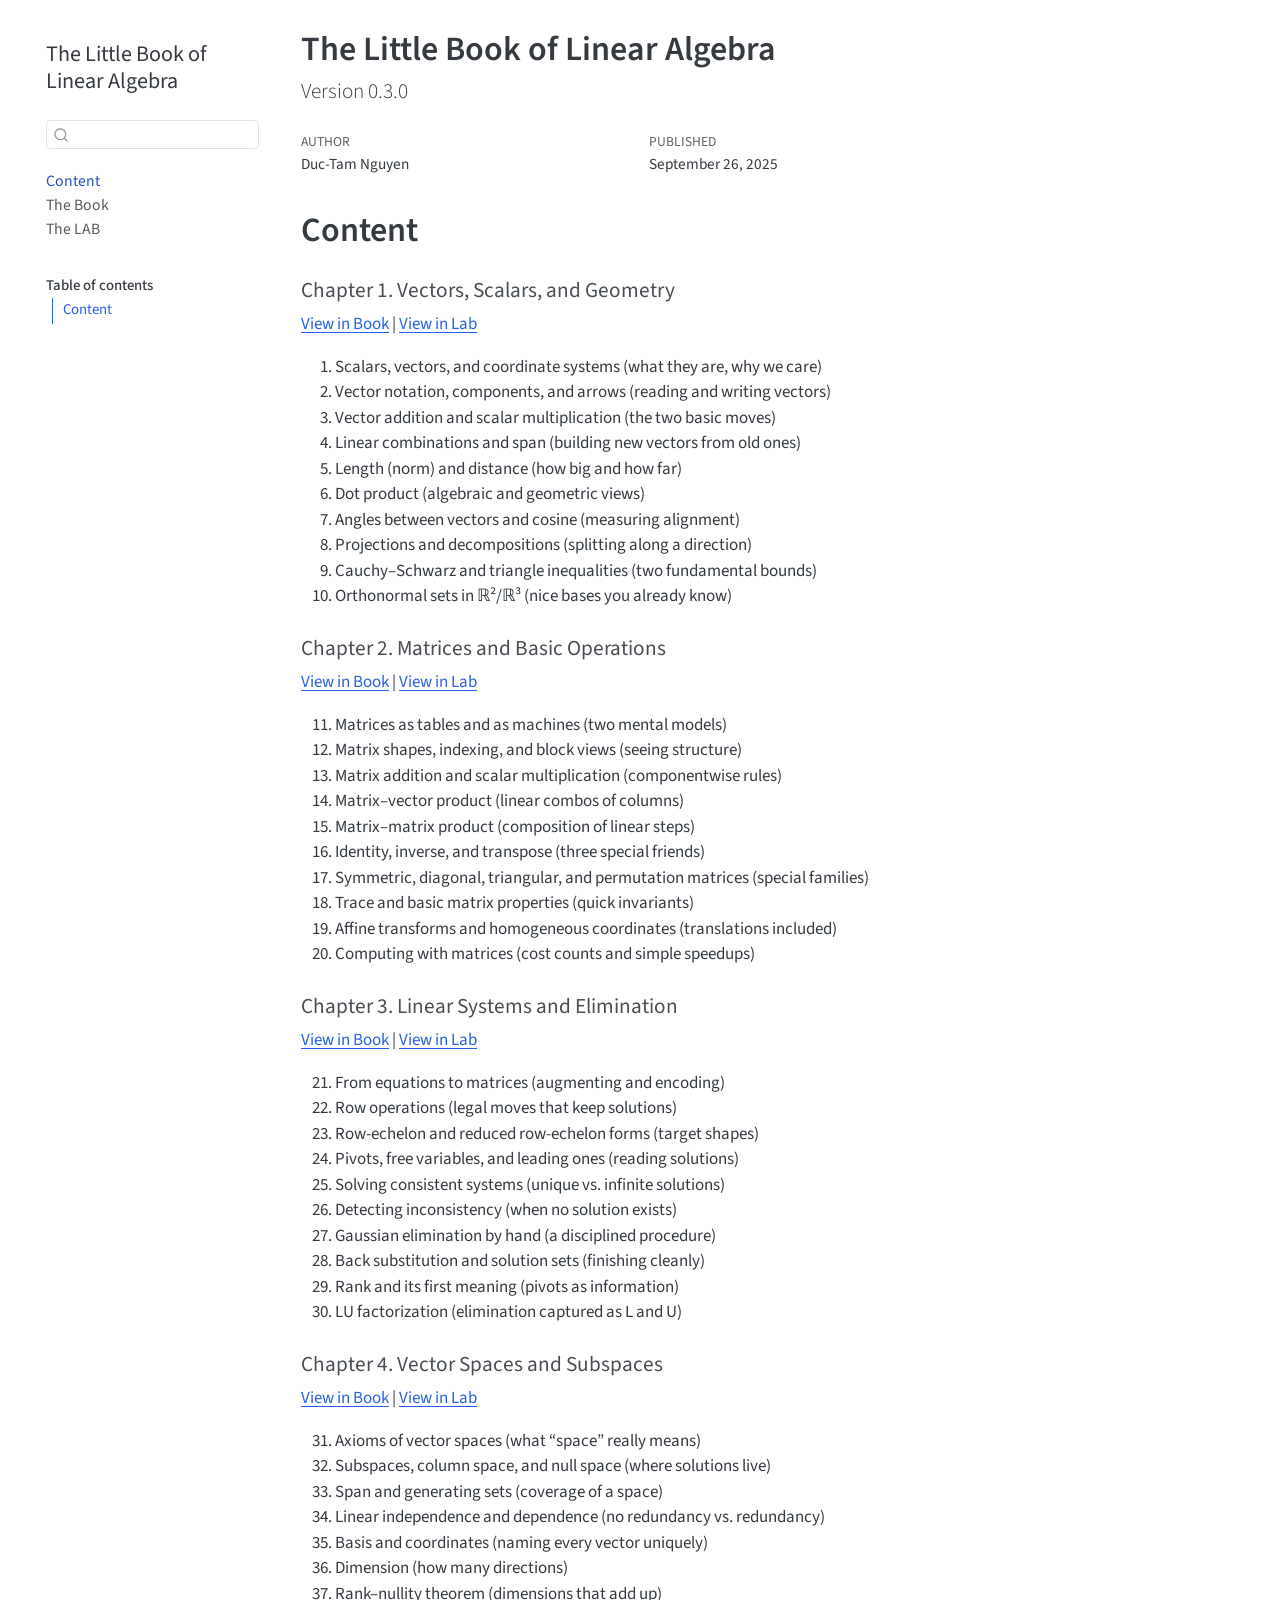
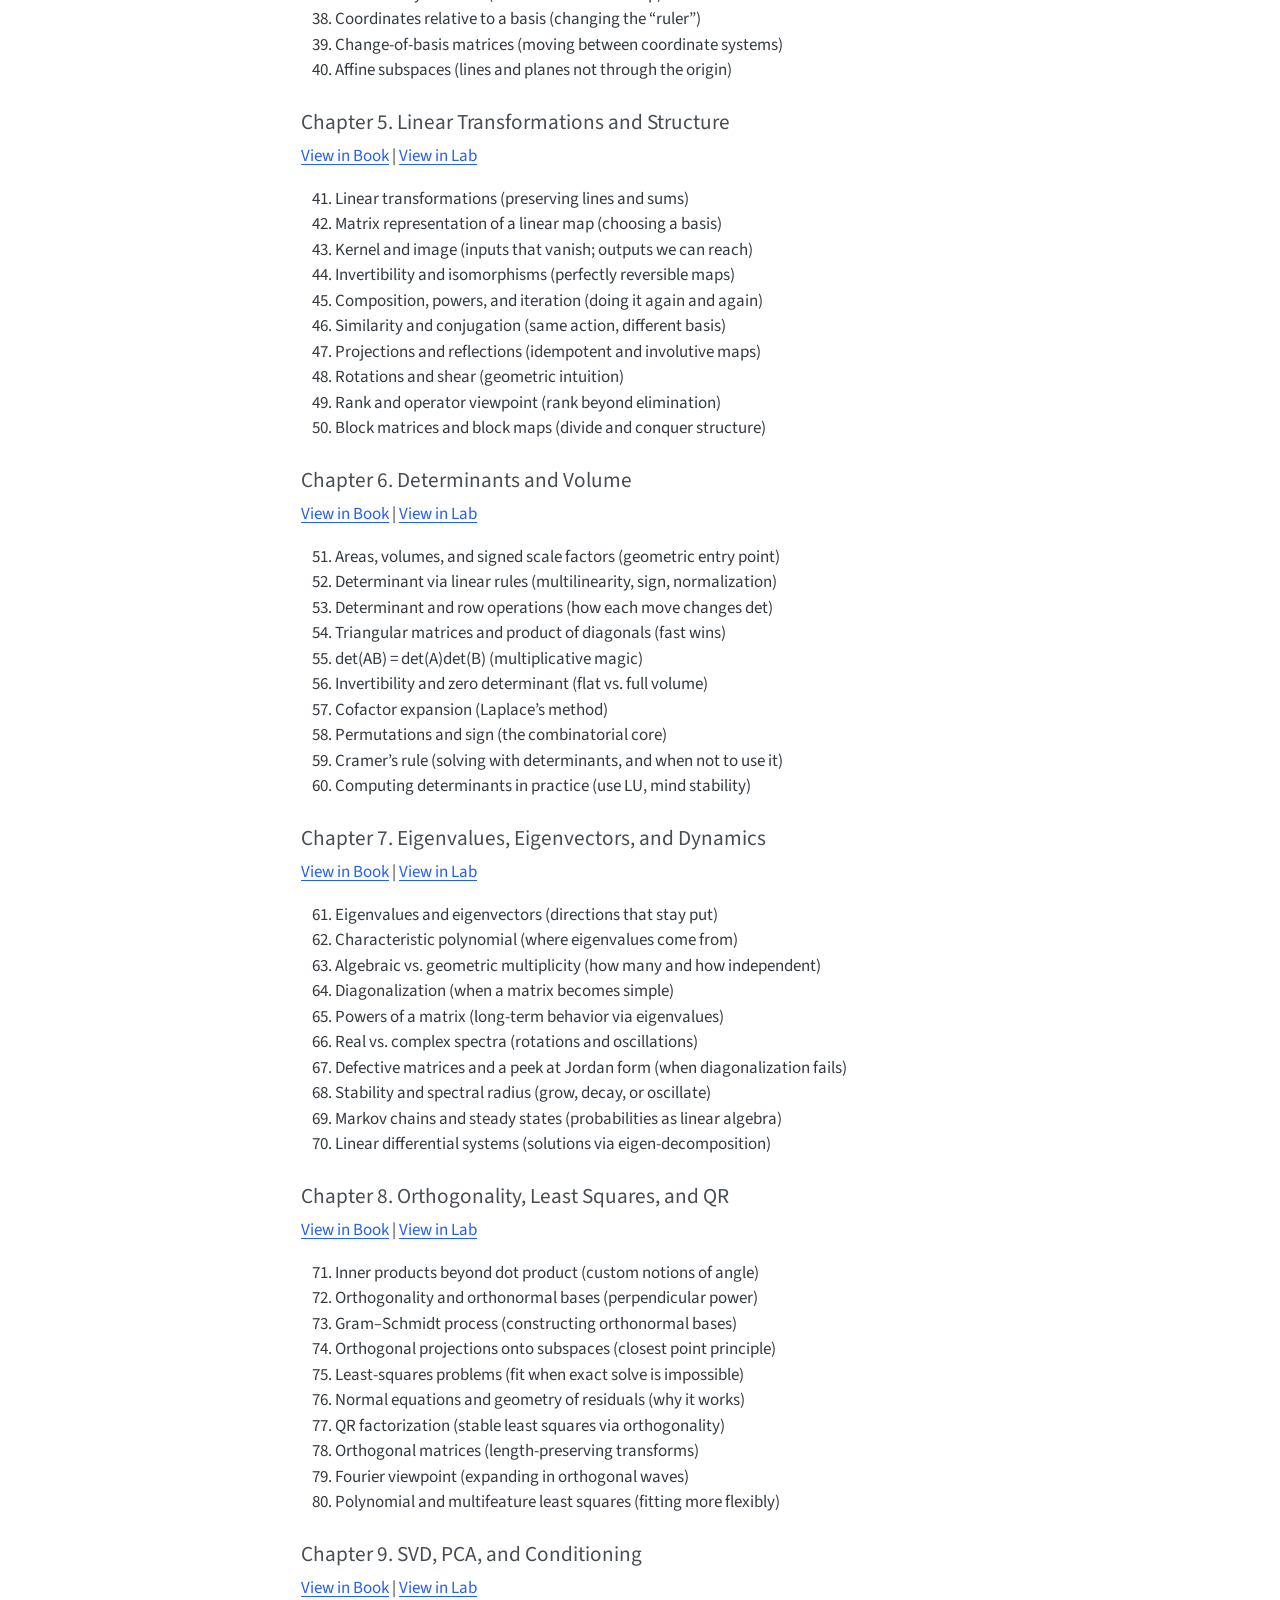
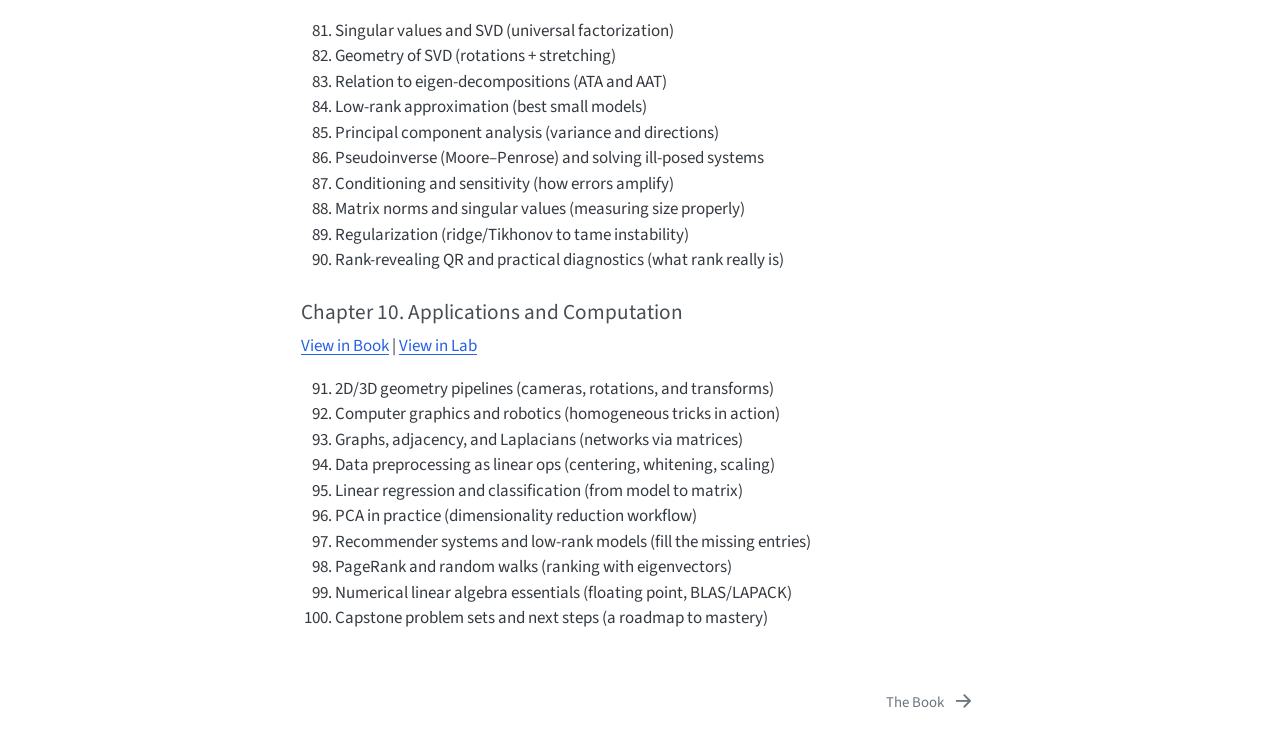
<file: docs/index.html>
<!DOCTYPE html>
<html xmlns="http://www.w3.org/1999/xhtml" lang="en" xml:lang="en"><head>

<meta charset="utf-8">
<meta name="generator" content="quarto-1.8.23">

<meta name="viewport" content="width=device-width, initial-scale=1.0, user-scalable=yes">

<meta name="author" content="Duc-Tam Nguyen">
<meta name="dcterms.date" content="2025-09-26">

<title>The Little Book of Linear Algebra</title>
<style>
code{white-space: pre-wrap;}
span.smallcaps{font-variant: small-caps;}
div.columns{display: flex; gap: min(4vw, 1.5em);}
div.column{flex: auto; overflow-x: auto;}
div.hanging-indent{margin-left: 1.5em; text-indent: -1.5em;}
ul.task-list{list-style: none;}
ul.task-list li input[type="checkbox"] {
  width: 0.8em;
  margin: 0 0.8em 0.2em -1em; /* quarto-specific, see https://github.com/quarto-dev/quarto-cli/issues/4556 */ 
  vertical-align: middle;
}
</style>


<script src="site_libs/quarto-nav/quarto-nav.js"></script>
<script src="site_libs/quarto-nav/headroom.min.js"></script>
<script src="site_libs/clipboard/clipboard.min.js"></script>
<script src="site_libs/quarto-search/autocomplete.umd.js"></script>
<script src="site_libs/quarto-search/fuse.min.js"></script>
<script src="site_libs/quarto-search/quarto-search.js"></script>
<meta name="quarto:offset" content="./">
<link href="./books/en-US/book.html" rel="next">
<script src="site_libs/quarto-html/quarto.js" type="module"></script>
<script src="site_libs/quarto-html/tabsets/tabsets.js" type="module"></script>
<script src="site_libs/quarto-html/axe/axe-check.js" type="module"></script>
<script src="site_libs/quarto-html/popper.min.js"></script>
<script src="site_libs/quarto-html/tippy.umd.min.js"></script>
<script src="site_libs/quarto-html/anchor.min.js"></script>
<link href="site_libs/quarto-html/tippy.css" rel="stylesheet">
<link href="site_libs/quarto-html/quarto-syntax-highlighting-1fe81d0376b2c50856e68e651e390326.css" rel="stylesheet" id="quarto-text-highlighting-styles">
<script src="site_libs/bootstrap/bootstrap.min.js"></script>
<link href="site_libs/bootstrap/bootstrap-icons.css" rel="stylesheet">
<link href="site_libs/bootstrap/bootstrap-27c261d06b905028a18691de25d09dde.min.css" rel="stylesheet" append-hash="true" id="quarto-bootstrap" data-mode="light">
<script id="quarto-search-options" type="application/json">{
  "location": "sidebar",
  "copy-button": false,
  "collapse-after": 3,
  "panel-placement": "start",
  "type": "textbox",
  "limit": 50,
  "keyboard-shortcut": [
    "f",
    "/",
    "s"
  ],
  "show-item-context": false,
  "language": {
    "search-no-results-text": "No results",
    "search-matching-documents-text": "matching documents",
    "search-copy-link-title": "Copy link to search",
    "search-hide-matches-text": "Hide additional matches",
    "search-more-match-text": "more match in this document",
    "search-more-matches-text": "more matches in this document",
    "search-clear-button-title": "Clear",
    "search-text-placeholder": "",
    "search-detached-cancel-button-title": "Cancel",
    "search-submit-button-title": "Submit",
    "search-label": "Search"
  }
}</script>


</head>

<body class="nav-sidebar floating quarto-light">

<div id="quarto-search-results"></div>
  <header id="quarto-header" class="headroom fixed-top">
  <nav class="quarto-secondary-nav">
    <div class="container-fluid d-flex">
      <button type="button" class="quarto-btn-toggle btn" data-bs-toggle="collapse" role="button" data-bs-target=".quarto-sidebar-collapse-item" aria-controls="quarto-sidebar" aria-expanded="false" aria-label="Toggle sidebar navigation" onclick="if (window.quartoToggleHeadroom) { window.quartoToggleHeadroom(); }">
        <i class="bi bi-layout-text-sidebar-reverse"></i>
      </button>
        <nav class="quarto-page-breadcrumbs" aria-label="breadcrumb"><ol class="breadcrumb"><li class="breadcrumb-item"><a href="./index.html"><span class="chapter-title">Content</span></a></li></ol></nav>
        <a class="flex-grow-1" role="navigation" data-bs-toggle="collapse" data-bs-target=".quarto-sidebar-collapse-item" aria-controls="quarto-sidebar" aria-expanded="false" aria-label="Toggle sidebar navigation" onclick="if (window.quartoToggleHeadroom) { window.quartoToggleHeadroom(); }">      
        </a>
      <button type="button" class="btn quarto-search-button" aria-label="Search" onclick="window.quartoOpenSearch();">
        <i class="bi bi-search"></i>
      </button>
    </div>
  </nav>
</header>
<!-- content -->
<div id="quarto-content" class="quarto-container page-columns page-rows-contents page-layout-article">
<!-- sidebar -->
  <nav id="quarto-sidebar" class="sidebar collapse collapse-horizontal quarto-sidebar-collapse-item sidebar-navigation floating overflow-auto">
    <div class="pt-lg-2 mt-2 text-left sidebar-header sidebar-header-stacked">
      <a href="./index.html" class="sidebar-logo-link">
      </a>
    <div class="sidebar-title mb-0 py-0">
      <a href="./">The Little Book of Linear Algebra</a> 
    </div>
      </div>
        <div class="mt-2 flex-shrink-0 align-items-center">
        <div class="sidebar-search">
        <div id="quarto-search" class="" title="Search"></div>
        </div>
        </div>
    <div class="sidebar-menu-container"> 
    <ul class="list-unstyled mt-1">
        <li class="sidebar-item">
  <div class="sidebar-item-container"> 
  <a href="./index.html" class="sidebar-item-text sidebar-link active"><span class="chapter-title">Content</span></a>
  </div>
</li>
        <li class="sidebar-item">
  <div class="sidebar-item-container"> 
  <a href="./books/en-US/book.html" class="sidebar-item-text sidebar-link"><span class="chapter-title">The Book</span></a>
  </div>
</li>
        <li class="sidebar-item">
  <div class="sidebar-item-container"> 
  <a href="./books/en-US/lab.html" class="sidebar-item-text sidebar-link"><span class="chapter-title">The LAB</span></a>
  </div>
</li>
    </ul>
    </div>
    <nav id="TOC" role="doc-toc" class="toc-active">
    <h2 id="toc-title">Table of contents</h2>
   
  <ul>
  <li><a href="#content" id="toc-content" class="nav-link active" data-scroll-target="#content">Content</a></li>
  </ul>
</nav>
</nav>
<div id="quarto-sidebar-glass" class="quarto-sidebar-collapse-item" data-bs-toggle="collapse" data-bs-target=".quarto-sidebar-collapse-item"></div>
<!-- margin-sidebar -->
    <div id="quarto-margin-sidebar" class="sidebar margin-sidebar zindex-bottom">
    </div>
<!-- main -->
<main class="content" id="quarto-document-content">

<header id="title-block-header" class="quarto-title-block default">
<div class="quarto-title">
<h1 class="title">The Little Book of Linear Algebra</h1>
<p class="subtitle lead">Version 0.3.0</p>
</div>



<div class="quarto-title-meta">

    <div>
    <div class="quarto-title-meta-heading">Author</div>
    <div class="quarto-title-meta-contents">
             <p>Duc-Tam Nguyen </p>
          </div>
  </div>
    
    <div>
    <div class="quarto-title-meta-heading">Published</div>
    <div class="quarto-title-meta-contents">
      <p class="date">September 26, 2025</p>
    </div>
  </div>
  
    
  </div>
  


</header>


<section id="content" class="level1">
<h1>Content</h1>
<section id="chapter-1.-vectors-scalars-and-geometry" class="level4">
<h4 class="anchored" data-anchor-id="chapter-1.-vectors-scalars-and-geometry">Chapter 1. Vectors, Scalars, and Geometry</h4>
<p><a href="./books/en-US/book.html#chapter-1.-vectors-scalars-and-geometry">View in Book</a> | <a href="./books/en-US/lab.html#chapter-1.-vectors-scalars-and-geometry">View in Lab</a></p>
<ol type="1">
<li>Scalars, vectors, and coordinate systems (what they are, why we care)</li>
<li>Vector notation, components, and arrows (reading and writing vectors)</li>
<li>Vector addition and scalar multiplication (the two basic moves)</li>
<li>Linear combinations and span (building new vectors from old ones)</li>
<li>Length (norm) and distance (how big and how far)</li>
<li>Dot product (algebraic and geometric views)</li>
<li>Angles between vectors and cosine (measuring alignment)</li>
<li>Projections and decompositions (splitting along a direction)</li>
<li>Cauchy–Schwarz and triangle inequalities (two fundamental bounds)</li>
<li>Orthonormal sets in ℝ²/ℝ³ (nice bases you already know)</li>
</ol>
</section>
<section id="chapter-2.-matrices-and-basic-operations" class="level4">
<h4 class="anchored" data-anchor-id="chapter-2.-matrices-and-basic-operations">Chapter 2. Matrices and Basic Operations</h4>
<p><a href="./books/en-US/book.html#chapter-2.-matrices-and-basic-operations">View in Book</a> | <a href="./books/en-US/lab.html#chapter-2.-matrices-and-basic-operations">View in Lab</a></p>
<ol start="11" type="1">
<li>Matrices as tables and as machines (two mental models)</li>
<li>Matrix shapes, indexing, and block views (seeing structure)</li>
<li>Matrix addition and scalar multiplication (componentwise rules)</li>
<li>Matrix–vector product (linear combos of columns)</li>
<li>Matrix–matrix product (composition of linear steps)</li>
<li>Identity, inverse, and transpose (three special friends)</li>
<li>Symmetric, diagonal, triangular, and permutation matrices (special families)</li>
<li>Trace and basic matrix properties (quick invariants)</li>
<li>Affine transforms and homogeneous coordinates (translations included)</li>
<li>Computing with matrices (cost counts and simple speedups)</li>
</ol>
</section>
<section id="chapter-3.-linear-systems-and-elimination" class="level4">
<h4 class="anchored" data-anchor-id="chapter-3.-linear-systems-and-elimination">Chapter 3. Linear Systems and Elimination</h4>
<p><a href="./books/en-US/book.html#chapter-3.-linear-systems-and-elimination">View in Book</a> | <a href="./books/en-US/lab.html#chapter-3.-linear-systems-and-elimination">View in Lab</a></p>
<ol start="21" type="1">
<li>From equations to matrices (augmenting and encoding)</li>
<li>Row operations (legal moves that keep solutions)</li>
<li>Row-echelon and reduced row-echelon forms (target shapes)</li>
<li>Pivots, free variables, and leading ones (reading solutions)</li>
<li>Solving consistent systems (unique vs.&nbsp;infinite solutions)</li>
<li>Detecting inconsistency (when no solution exists)</li>
<li>Gaussian elimination by hand (a disciplined procedure)</li>
<li>Back substitution and solution sets (finishing cleanly)</li>
<li>Rank and its first meaning (pivots as information)</li>
<li>LU factorization (elimination captured as L and U)</li>
</ol>
</section>
<section id="chapter-4.-vector-spaces-and-subspaces" class="level4">
<h4 class="anchored" data-anchor-id="chapter-4.-vector-spaces-and-subspaces">Chapter 4. Vector Spaces and Subspaces</h4>
<p><a href="./books/en-US/book.html#chapter-4.-vector-spaces-and-subspaces">View in Book</a> | <a href="./books/en-US/lab.html#chapter-4.-vector-spaces-and-subspaces">View in Lab</a></p>
<ol start="31" type="1">
<li>Axioms of vector spaces (what “space” really means)</li>
<li>Subspaces, column space, and null space (where solutions live)</li>
<li>Span and generating sets (coverage of a space)</li>
<li>Linear independence and dependence (no redundancy vs.&nbsp;redundancy)</li>
<li>Basis and coordinates (naming every vector uniquely)</li>
<li>Dimension (how many directions)</li>
<li>Rank–nullity theorem (dimensions that add up)</li>
<li>Coordinates relative to a basis (changing the “ruler”)</li>
<li>Change-of-basis matrices (moving between coordinate systems)</li>
<li>Affine subspaces (lines and planes not through the origin)</li>
</ol>
</section>
<section id="chapter-5.-linear-transformations-and-structure" class="level4">
<h4 class="anchored" data-anchor-id="chapter-5.-linear-transformations-and-structure">Chapter 5. Linear Transformations and Structure</h4>
<p><a href="./books/en-US/book.html#chapter-5.-linear-transformations-and-structure">View in Book</a> | <a href="./books/en-US/lab.html#chapter-5.-linear-transformations-and-structure">View in Lab</a></p>
<ol start="41" type="1">
<li>Linear transformations (preserving lines and sums)</li>
<li>Matrix representation of a linear map (choosing a basis)</li>
<li>Kernel and image (inputs that vanish; outputs we can reach)</li>
<li>Invertibility and isomorphisms (perfectly reversible maps)</li>
<li>Composition, powers, and iteration (doing it again and again)</li>
<li>Similarity and conjugation (same action, different basis)</li>
<li>Projections and reflections (idempotent and involutive maps)</li>
<li>Rotations and shear (geometric intuition)</li>
<li>Rank and operator viewpoint (rank beyond elimination)</li>
<li>Block matrices and block maps (divide and conquer structure)</li>
</ol>
</section>
<section id="chapter-6.-determinants-and-volume" class="level4">
<h4 class="anchored" data-anchor-id="chapter-6.-determinants-and-volume">Chapter 6. Determinants and Volume</h4>
<p><a href="./books/en-US/book.html#chapter-6.-determinants-and-volume">View in Book</a> | <a href="./books/en-US/lab.html#chapter-6.-determinants-and-volume">View in Lab</a></p>
<ol start="51" type="1">
<li>Areas, volumes, and signed scale factors (geometric entry point)</li>
<li>Determinant via linear rules (multilinearity, sign, normalization)</li>
<li>Determinant and row operations (how each move changes det)</li>
<li>Triangular matrices and product of diagonals (fast wins)</li>
<li>det(AB) = det(A)det(B) (multiplicative magic)</li>
<li>Invertibility and zero determinant (flat vs.&nbsp;full volume)</li>
<li>Cofactor expansion (Laplace’s method)</li>
<li>Permutations and sign (the combinatorial core)</li>
<li>Cramer’s rule (solving with determinants, and when not to use it)</li>
<li>Computing determinants in practice (use LU, mind stability)</li>
</ol>
</section>
<section id="chapter-7.-eigenvalues-eigenvectors-and-dynamics" class="level4">
<h4 class="anchored" data-anchor-id="chapter-7.-eigenvalues-eigenvectors-and-dynamics">Chapter 7. Eigenvalues, Eigenvectors, and Dynamics</h4>
<p><a href="./books/en-US/book.html#chapter-7.-eigenvalues-eigenvectors-and-dynamics">View in Book</a> | <a href="./books/en-US/lab.html#chapter-7.-eigenvalues-eigenvectors-and-dynamics">View in Lab</a></p>
<ol start="61" type="1">
<li>Eigenvalues and eigenvectors (directions that stay put)</li>
<li>Characteristic polynomial (where eigenvalues come from)</li>
<li>Algebraic vs.&nbsp;geometric multiplicity (how many and how independent)</li>
<li>Diagonalization (when a matrix becomes simple)</li>
<li>Powers of a matrix (long-term behavior via eigenvalues)</li>
<li>Real vs.&nbsp;complex spectra (rotations and oscillations)</li>
<li>Defective matrices and a peek at Jordan form (when diagonalization fails)</li>
<li>Stability and spectral radius (grow, decay, or oscillate)</li>
<li>Markov chains and steady states (probabilities as linear algebra)</li>
<li>Linear differential systems (solutions via eigen-decomposition)</li>
</ol>
</section>
<section id="chapter-8.-orthogonality-least-squares-and-qr" class="level4">
<h4 class="anchored" data-anchor-id="chapter-8.-orthogonality-least-squares-and-qr">Chapter 8. Orthogonality, Least Squares, and QR</h4>
<p><a href="./books/en-US/book.html#chapter-8.-orthogonality-least-squares-and-qr">View in Book</a> | <a href="./books/en-US/lab.html#chapter-8.-orthogonality-least-squares-and-qr">View in Lab</a></p>
<ol start="71" type="1">
<li>Inner products beyond dot product (custom notions of angle)</li>
<li>Orthogonality and orthonormal bases (perpendicular power)</li>
<li>Gram–Schmidt process (constructing orthonormal bases)</li>
<li>Orthogonal projections onto subspaces (closest point principle)</li>
<li>Least-squares problems (fit when exact solve is impossible)</li>
<li>Normal equations and geometry of residuals (why it works)</li>
<li>QR factorization (stable least squares via orthogonality)</li>
<li>Orthogonal matrices (length-preserving transforms)</li>
<li>Fourier viewpoint (expanding in orthogonal waves)</li>
<li>Polynomial and multifeature least squares (fitting more flexibly)</li>
</ol>
</section>
<section id="chapter-9.-svd-pca-and-conditioning" class="level4">
<h4 class="anchored" data-anchor-id="chapter-9.-svd-pca-and-conditioning">Chapter 9. SVD, PCA, and Conditioning</h4>
<p><a href="./books/en-US/book.html#chapter-9.-svd-pca-and-conditioning">View in Book</a> | <a href="./books/en-US/lab.html#chapter-9.-svd-pca-and-conditioning">View in Lab</a></p>
<ol start="81" type="1">
<li>Singular values and SVD (universal factorization)</li>
<li>Geometry of SVD (rotations + stretching)</li>
<li>Relation to eigen-decompositions (ATA and AAT)</li>
<li>Low-rank approximation (best small models)</li>
<li>Principal component analysis (variance and directions)</li>
<li>Pseudoinverse (Moore–Penrose) and solving ill-posed systems</li>
<li>Conditioning and sensitivity (how errors amplify)</li>
<li>Matrix norms and singular values (measuring size properly)</li>
<li>Regularization (ridge/Tikhonov to tame instability)</li>
<li>Rank-revealing QR and practical diagnostics (what rank really is)</li>
</ol>
</section>
<section id="chapter-10.-applications-and-computation" class="level4">
<h4 class="anchored" data-anchor-id="chapter-10.-applications-and-computation">Chapter 10. Applications and Computation</h4>
<p><a href="./books/en-US/book.html#chapter-10.-applications-and-computation">View in Book</a> | <a href="./books/en-US/lab.html#chapter-10.-applications-and-computation">View in Lab</a></p>
<ol start="91" type="1">
<li>2D/3D geometry pipelines (cameras, rotations, and transforms)</li>
<li>Computer graphics and robotics (homogeneous tricks in action)</li>
<li>Graphs, adjacency, and Laplacians (networks via matrices)</li>
<li>Data preprocessing as linear ops (centering, whitening, scaling)</li>
<li>Linear regression and classification (from model to matrix)</li>
<li>PCA in practice (dimensionality reduction workflow)</li>
<li>Recommender systems and low-rank models (fill the missing entries)</li>
<li>PageRank and random walks (ranking with eigenvectors)</li>
<li>Numerical linear algebra essentials (floating point, BLAS/LAPACK)</li>
<li>Capstone problem sets and next steps (a roadmap to mastery)</li>
</ol>
</section>
</section>

</main> <!-- /main -->
<script id="quarto-html-after-body" type="application/javascript">
  window.document.addEventListener("DOMContentLoaded", function (event) {
    const icon = "";
    const anchorJS = new window.AnchorJS();
    anchorJS.options = {
      placement: 'right',
      icon: icon
    };
    anchorJS.add('.anchored');
    const isCodeAnnotation = (el) => {
      for (const clz of el.classList) {
        if (clz.startsWith('code-annotation-')) {                     
          return true;
        }
      }
      return false;
    }
    const onCopySuccess = function(e) {
      // button target
      const button = e.trigger;
      // don't keep focus
      button.blur();
      // flash "checked"
      button.classList.add('code-copy-button-checked');
      var currentTitle = button.getAttribute("title");
      button.setAttribute("title", "Copied!");
      let tooltip;
      if (window.bootstrap) {
        button.setAttribute("data-bs-toggle", "tooltip");
        button.setAttribute("data-bs-placement", "left");
        button.setAttribute("data-bs-title", "Copied!");
        tooltip = new bootstrap.Tooltip(button, 
          { trigger: "manual", 
            customClass: "code-copy-button-tooltip",
            offset: [0, -8]});
        tooltip.show();    
      }
      setTimeout(function() {
        if (tooltip) {
          tooltip.hide();
          button.removeAttribute("data-bs-title");
          button.removeAttribute("data-bs-toggle");
          button.removeAttribute("data-bs-placement");
        }
        button.setAttribute("title", currentTitle);
        button.classList.remove('code-copy-button-checked');
      }, 1000);
      // clear code selection
      e.clearSelection();
    }
    const getTextToCopy = function(trigger) {
      const outerScaffold = trigger.parentElement.cloneNode(true);
      const codeEl = outerScaffold.querySelector('code');
      for (const childEl of codeEl.children) {
        if (isCodeAnnotation(childEl)) {
          childEl.remove();
        }
      }
      return codeEl.innerText;
    }
    const clipboard = new window.ClipboardJS('.code-copy-button:not([data-in-quarto-modal])', {
      text: getTextToCopy
    });
    clipboard.on('success', onCopySuccess);
    if (window.document.getElementById('quarto-embedded-source-code-modal')) {
      const clipboardModal = new window.ClipboardJS('.code-copy-button[data-in-quarto-modal]', {
        text: getTextToCopy,
        container: window.document.getElementById('quarto-embedded-source-code-modal')
      });
      clipboardModal.on('success', onCopySuccess);
    }
      var localhostRegex = new RegExp(/^(?:http|https):\/\/localhost\:?[0-9]*\//);
      var mailtoRegex = new RegExp(/^mailto:/);
        var filterRegex = new RegExp('/' + window.location.host + '/');
      var isInternal = (href) => {
          return filterRegex.test(href) || localhostRegex.test(href) || mailtoRegex.test(href);
      }
      // Inspect non-navigation links and adorn them if external
     var links = window.document.querySelectorAll('a[href]:not(.nav-link):not(.navbar-brand):not(.toc-action):not(.sidebar-link):not(.sidebar-item-toggle):not(.pagination-link):not(.no-external):not([aria-hidden]):not(.dropdown-item):not(.quarto-navigation-tool):not(.about-link)');
      for (var i=0; i<links.length; i++) {
        const link = links[i];
        if (!isInternal(link.href)) {
          // undo the damage that might have been done by quarto-nav.js in the case of
          // links that we want to consider external
          if (link.dataset.originalHref !== undefined) {
            link.href = link.dataset.originalHref;
          }
        }
      }
    function tippyHover(el, contentFn, onTriggerFn, onUntriggerFn) {
      const config = {
        allowHTML: true,
        maxWidth: 500,
        delay: 100,
        arrow: false,
        appendTo: function(el) {
            return el.parentElement;
        },
        interactive: true,
        interactiveBorder: 10,
        theme: 'quarto',
        placement: 'bottom-start',
      };
      if (contentFn) {
        config.content = contentFn;
      }
      if (onTriggerFn) {
        config.onTrigger = onTriggerFn;
      }
      if (onUntriggerFn) {
        config.onUntrigger = onUntriggerFn;
      }
      window.tippy(el, config); 
    }
    const noterefs = window.document.querySelectorAll('a[role="doc-noteref"]');
    for (var i=0; i<noterefs.length; i++) {
      const ref = noterefs[i];
      tippyHover(ref, function() {
        // use id or data attribute instead here
        let href = ref.getAttribute('data-footnote-href') || ref.getAttribute('href');
        try { href = new URL(href).hash; } catch {}
        const id = href.replace(/^#\/?/, "");
        const note = window.document.getElementById(id);
        if (note) {
          return note.innerHTML;
        } else {
          return "";
        }
      });
    }
    const xrefs = window.document.querySelectorAll('a.quarto-xref');
    const processXRef = (id, note) => {
      // Strip column container classes
      const stripColumnClz = (el) => {
        el.classList.remove("page-full", "page-columns");
        if (el.children) {
          for (const child of el.children) {
            stripColumnClz(child);
          }
        }
      }
      stripColumnClz(note)
      if (id === null || id.startsWith('sec-')) {
        // Special case sections, only their first couple elements
        const container = document.createElement("div");
        if (note.children && note.children.length > 2) {
          container.appendChild(note.children[0].cloneNode(true));
          for (let i = 1; i < note.children.length; i++) {
            const child = note.children[i];
            if (child.tagName === "P" && child.innerText === "") {
              continue;
            } else {
              container.appendChild(child.cloneNode(true));
              break;
            }
          }
          if (window.Quarto?.typesetMath) {
            window.Quarto.typesetMath(container);
          }
          return container.innerHTML
        } else {
          if (window.Quarto?.typesetMath) {
            window.Quarto.typesetMath(note);
          }
          return note.innerHTML;
        }
      } else {
        // Remove any anchor links if they are present
        const anchorLink = note.querySelector('a.anchorjs-link');
        if (anchorLink) {
          anchorLink.remove();
        }
        if (window.Quarto?.typesetMath) {
          window.Quarto.typesetMath(note);
        }
        if (note.classList.contains("callout")) {
          return note.outerHTML;
        } else {
          return note.innerHTML;
        }
      }
    }
    for (var i=0; i<xrefs.length; i++) {
      const xref = xrefs[i];
      tippyHover(xref, undefined, function(instance) {
        instance.disable();
        let url = xref.getAttribute('href');
        let hash = undefined; 
        if (url.startsWith('#')) {
          hash = url;
        } else {
          try { hash = new URL(url).hash; } catch {}
        }
        if (hash) {
          const id = hash.replace(/^#\/?/, "");
          const note = window.document.getElementById(id);
          if (note !== null) {
            try {
              const html = processXRef(id, note.cloneNode(true));
              instance.setContent(html);
            } finally {
              instance.enable();
              instance.show();
            }
          } else {
            // See if we can fetch this
            fetch(url.split('#')[0])
            .then(res => res.text())
            .then(html => {
              const parser = new DOMParser();
              const htmlDoc = parser.parseFromString(html, "text/html");
              const note = htmlDoc.getElementById(id);
              if (note !== null) {
                const html = processXRef(id, note);
                instance.setContent(html);
              } 
            }).finally(() => {
              instance.enable();
              instance.show();
            });
          }
        } else {
          // See if we can fetch a full url (with no hash to target)
          // This is a special case and we should probably do some content thinning / targeting
          fetch(url)
          .then(res => res.text())
          .then(html => {
            const parser = new DOMParser();
            const htmlDoc = parser.parseFromString(html, "text/html");
            const note = htmlDoc.querySelector('main.content');
            if (note !== null) {
              // This should only happen for chapter cross references
              // (since there is no id in the URL)
              // remove the first header
              if (note.children.length > 0 && note.children[0].tagName === "HEADER") {
                note.children[0].remove();
              }
              const html = processXRef(null, note);
              instance.setContent(html);
            } 
          }).finally(() => {
            instance.enable();
            instance.show();
          });
        }
      }, function(instance) {
      });
    }
        let selectedAnnoteEl;
        const selectorForAnnotation = ( cell, annotation) => {
          let cellAttr = 'data-code-cell="' + cell + '"';
          let lineAttr = 'data-code-annotation="' +  annotation + '"';
          const selector = 'span[' + cellAttr + '][' + lineAttr + ']';
          return selector;
        }
        const selectCodeLines = (annoteEl) => {
          const doc = window.document;
          const targetCell = annoteEl.getAttribute("data-target-cell");
          const targetAnnotation = annoteEl.getAttribute("data-target-annotation");
          const annoteSpan = window.document.querySelector(selectorForAnnotation(targetCell, targetAnnotation));
          const lines = annoteSpan.getAttribute("data-code-lines").split(",");
          const lineIds = lines.map((line) => {
            return targetCell + "-" + line;
          })
          let top = null;
          let height = null;
          let parent = null;
          if (lineIds.length > 0) {
              //compute the position of the single el (top and bottom and make a div)
              const el = window.document.getElementById(lineIds[0]);
              top = el.offsetTop;
              height = el.offsetHeight;
              parent = el.parentElement.parentElement;
            if (lineIds.length > 1) {
              const lastEl = window.document.getElementById(lineIds[lineIds.length - 1]);
              const bottom = lastEl.offsetTop + lastEl.offsetHeight;
              height = bottom - top;
            }
            if (top !== null && height !== null && parent !== null) {
              // cook up a div (if necessary) and position it 
              let div = window.document.getElementById("code-annotation-line-highlight");
              if (div === null) {
                div = window.document.createElement("div");
                div.setAttribute("id", "code-annotation-line-highlight");
                div.style.position = 'absolute';
                parent.appendChild(div);
              }
              div.style.top = top - 2 + "px";
              div.style.height = height + 4 + "px";
              div.style.left = 0;
              let gutterDiv = window.document.getElementById("code-annotation-line-highlight-gutter");
              if (gutterDiv === null) {
                gutterDiv = window.document.createElement("div");
                gutterDiv.setAttribute("id", "code-annotation-line-highlight-gutter");
                gutterDiv.style.position = 'absolute';
                const codeCell = window.document.getElementById(targetCell);
                const gutter = codeCell.querySelector('.code-annotation-gutter');
                gutter.appendChild(gutterDiv);
              }
              gutterDiv.style.top = top - 2 + "px";
              gutterDiv.style.height = height + 4 + "px";
            }
            selectedAnnoteEl = annoteEl;
          }
        };
        const unselectCodeLines = () => {
          const elementsIds = ["code-annotation-line-highlight", "code-annotation-line-highlight-gutter"];
          elementsIds.forEach((elId) => {
            const div = window.document.getElementById(elId);
            if (div) {
              div.remove();
            }
          });
          selectedAnnoteEl = undefined;
        };
          // Handle positioning of the toggle
      window.addEventListener(
        "resize",
        throttle(() => {
          elRect = undefined;
          if (selectedAnnoteEl) {
            selectCodeLines(selectedAnnoteEl);
          }
        }, 10)
      );
      function throttle(fn, ms) {
      let throttle = false;
      let timer;
        return (...args) => {
          if(!throttle) { // first call gets through
              fn.apply(this, args);
              throttle = true;
          } else { // all the others get throttled
              if(timer) clearTimeout(timer); // cancel #2
              timer = setTimeout(() => {
                fn.apply(this, args);
                timer = throttle = false;
              }, ms);
          }
        };
      }
        // Attach click handler to the DT
        const annoteDls = window.document.querySelectorAll('dt[data-target-cell]');
        for (const annoteDlNode of annoteDls) {
          annoteDlNode.addEventListener('click', (event) => {
            const clickedEl = event.target;
            if (clickedEl !== selectedAnnoteEl) {
              unselectCodeLines();
              const activeEl = window.document.querySelector('dt[data-target-cell].code-annotation-active');
              if (activeEl) {
                activeEl.classList.remove('code-annotation-active');
              }
              selectCodeLines(clickedEl);
              clickedEl.classList.add('code-annotation-active');
            } else {
              // Unselect the line
              unselectCodeLines();
              clickedEl.classList.remove('code-annotation-active');
            }
          });
        }
    const findCites = (el) => {
      const parentEl = el.parentElement;
      if (parentEl) {
        const cites = parentEl.dataset.cites;
        if (cites) {
          return {
            el,
            cites: cites.split(' ')
          };
        } else {
          return findCites(el.parentElement)
        }
      } else {
        return undefined;
      }
    };
    var bibliorefs = window.document.querySelectorAll('a[role="doc-biblioref"]');
    for (var i=0; i<bibliorefs.length; i++) {
      const ref = bibliorefs[i];
      const citeInfo = findCites(ref);
      if (citeInfo) {
        tippyHover(citeInfo.el, function() {
          var popup = window.document.createElement('div');
          citeInfo.cites.forEach(function(cite) {
            var citeDiv = window.document.createElement('div');
            citeDiv.classList.add('hanging-indent');
            citeDiv.classList.add('csl-entry');
            var biblioDiv = window.document.getElementById('ref-' + cite);
            if (biblioDiv) {
              citeDiv.innerHTML = biblioDiv.innerHTML;
            }
            popup.appendChild(citeDiv);
          });
          return popup.innerHTML;
        });
      }
    }
  });
  </script>
<nav class="page-navigation">
  <div class="nav-page nav-page-previous">
  </div>
  <div class="nav-page nav-page-next">
      <a href="./books/en-US/book.html" class="pagination-link" aria-label="The Book">
        <span class="nav-page-text"><span class="chapter-title">The Book</span></span> <i class="bi bi-arrow-right-short"></i>
      </a>
  </div>
</nav>
</div> <!-- /content -->




</body></html>
</file>
<file: docs/site_libs/quarto-html/tippy.css>
.tippy-box[data-animation=fade][data-state=hidden]{opacity:0}[data-tippy-root]{max-width:calc(100vw - 10px)}.tippy-box{position:relative;background-color:#333;color:#fff;border-radius:4px;font-size:14px;line-height:1.4;white-space:normal;outline:0;transition-property:transform,visibility,opacity}.tippy-box[data-placement^=top]>.tippy-arrow{bottom:0}.tippy-box[data-placement^=top]>.tippy-arrow:before{bottom:-7px;left:0;border-width:8px 8px 0;border-top-color:initial;transform-origin:center top}.tippy-box[data-placement^=bottom]>.tippy-arrow{top:0}.tippy-box[data-placement^=bottom]>.tippy-arrow:before{top:-7px;left:0;border-width:0 8px 8px;border-bottom-color:initial;transform-origin:center bottom}.tippy-box[data-placement^=left]>.tippy-arrow{right:0}.tippy-box[data-placement^=left]>.tippy-arrow:before{border-width:8px 0 8px 8px;border-left-color:initial;right:-7px;transform-origin:center left}.tippy-box[data-placement^=right]>.tippy-arrow{left:0}.tippy-box[data-placement^=right]>.tippy-arrow:before{left:-7px;border-width:8px 8px 8px 0;border-right-color:initial;transform-origin:center right}.tippy-box[data-inertia][data-state=visible]{transition-timing-function:cubic-bezier(.54,1.5,.38,1.11)}.tippy-arrow{width:16px;height:16px;color:#333}.tippy-arrow:before{content:"";position:absolute;border-color:transparent;border-style:solid}.tippy-content{position:relative;padding:5px 9px;z-index:1}
</file>
<file: docs/site_libs/quarto-html/quarto-syntax-highlighting-1fe81d0376b2c50856e68e651e390326.css>
/* quarto syntax highlight colors */
:root {
  --quarto-hl-ot-color: #003B4F;
  --quarto-hl-at-color: #657422;
  --quarto-hl-ss-color: #20794D;
  --quarto-hl-an-color: #5E5E5E;
  --quarto-hl-fu-color: #4758AB;
  --quarto-hl-st-color: #20794D;
  --quarto-hl-cf-color: #003B4F;
  --quarto-hl-op-color: #5E5E5E;
  --quarto-hl-er-color: #AD0000;
  --quarto-hl-bn-color: #AD0000;
  --quarto-hl-al-color: #AD0000;
  --quarto-hl-va-color: #111111;
  --quarto-hl-bu-color: inherit;
  --quarto-hl-ex-color: inherit;
  --quarto-hl-pp-color: #AD0000;
  --quarto-hl-in-color: #5E5E5E;
  --quarto-hl-vs-color: #20794D;
  --quarto-hl-wa-color: #5E5E5E;
  --quarto-hl-do-color: #5E5E5E;
  --quarto-hl-im-color: #00769E;
  --quarto-hl-ch-color: #20794D;
  --quarto-hl-dt-color: #AD0000;
  --quarto-hl-fl-color: #AD0000;
  --quarto-hl-co-color: #5E5E5E;
  --quarto-hl-cv-color: #5E5E5E;
  --quarto-hl-cn-color: #8f5902;
  --quarto-hl-sc-color: #5E5E5E;
  --quarto-hl-dv-color: #AD0000;
  --quarto-hl-kw-color: #003B4F;
}

/* other quarto variables */
:root {
  --quarto-font-monospace: SFMono-Regular, Menlo, Monaco, Consolas, "Liberation Mono", "Courier New", monospace;
}

/* syntax highlight based on Pandoc's rules */
pre > code.sourceCode > span {
  color: #003B4F;
}

code.sourceCode > span {
  color: #003B4F;
}

div.sourceCode,
div.sourceCode pre.sourceCode {
  color: #003B4F;
}

/* Normal */
code span {
  color: #003B4F;
}

/* Alert */
code span.al {
  color: #AD0000;
  font-style: inherit;
}

/* Annotation */
code span.an {
  color: #5E5E5E;
  font-style: inherit;
}

/* Attribute */
code span.at {
  color: #657422;
  font-style: inherit;
}

/* BaseN */
code span.bn {
  color: #AD0000;
  font-style: inherit;
}

/* BuiltIn */
code span.bu {
  font-style: inherit;
}

/* ControlFlow */
code span.cf {
  color: #003B4F;
  font-weight: bold;
  font-style: inherit;
}

/* Char */
code span.ch {
  color: #20794D;
  font-style: inherit;
}

/* Constant */
code span.cn {
  color: #8f5902;
  font-style: inherit;
}

/* Comment */
code span.co {
  color: #5E5E5E;
  font-style: inherit;
}

/* CommentVar */
code span.cv {
  color: #5E5E5E;
  font-style: italic;
}

/* Documentation */
code span.do {
  color: #5E5E5E;
  font-style: italic;
}

/* DataType */
code span.dt {
  color: #AD0000;
  font-style: inherit;
}

/* DecVal */
code span.dv {
  color: #AD0000;
  font-style: inherit;
}

/* Error */
code span.er {
  color: #AD0000;
  font-style: inherit;
}

/* Extension */
code span.ex {
  font-style: inherit;
}

/* Float */
code span.fl {
  color: #AD0000;
  font-style: inherit;
}

/* Function */
code span.fu {
  color: #4758AB;
  font-style: inherit;
}

/* Import */
code span.im {
  color: #00769E;
  font-style: inherit;
}

/* Information */
code span.in {
  color: #5E5E5E;
  font-style: inherit;
}

/* Keyword */
code span.kw {
  color: #003B4F;
  font-weight: bold;
  font-style: inherit;
}

/* Operator */
code span.op {
  color: #5E5E5E;
  font-style: inherit;
}

/* Other */
code span.ot {
  color: #003B4F;
  font-style: inherit;
}

/* Preprocessor */
code span.pp {
  color: #AD0000;
  font-style: inherit;
}

/* SpecialChar */
code span.sc {
  color: #5E5E5E;
  font-style: inherit;
}

/* SpecialString */
code span.ss {
  color: #20794D;
  font-style: inherit;
}

/* String */
code span.st {
  color: #20794D;
  font-style: inherit;
}

/* Variable */
code span.va {
  color: #111111;
  font-style: inherit;
}

/* VerbatimString */
code span.vs {
  color: #20794D;
  font-style: inherit;
}

/* Warning */
code span.wa {
  color: #5E5E5E;
  font-style: italic;
}

.prevent-inlining {
  content: "</";
}

/*# sourceMappingURL=0962dd5d778b71b9c38e7b9c80c0f202.css.map */
</file>
